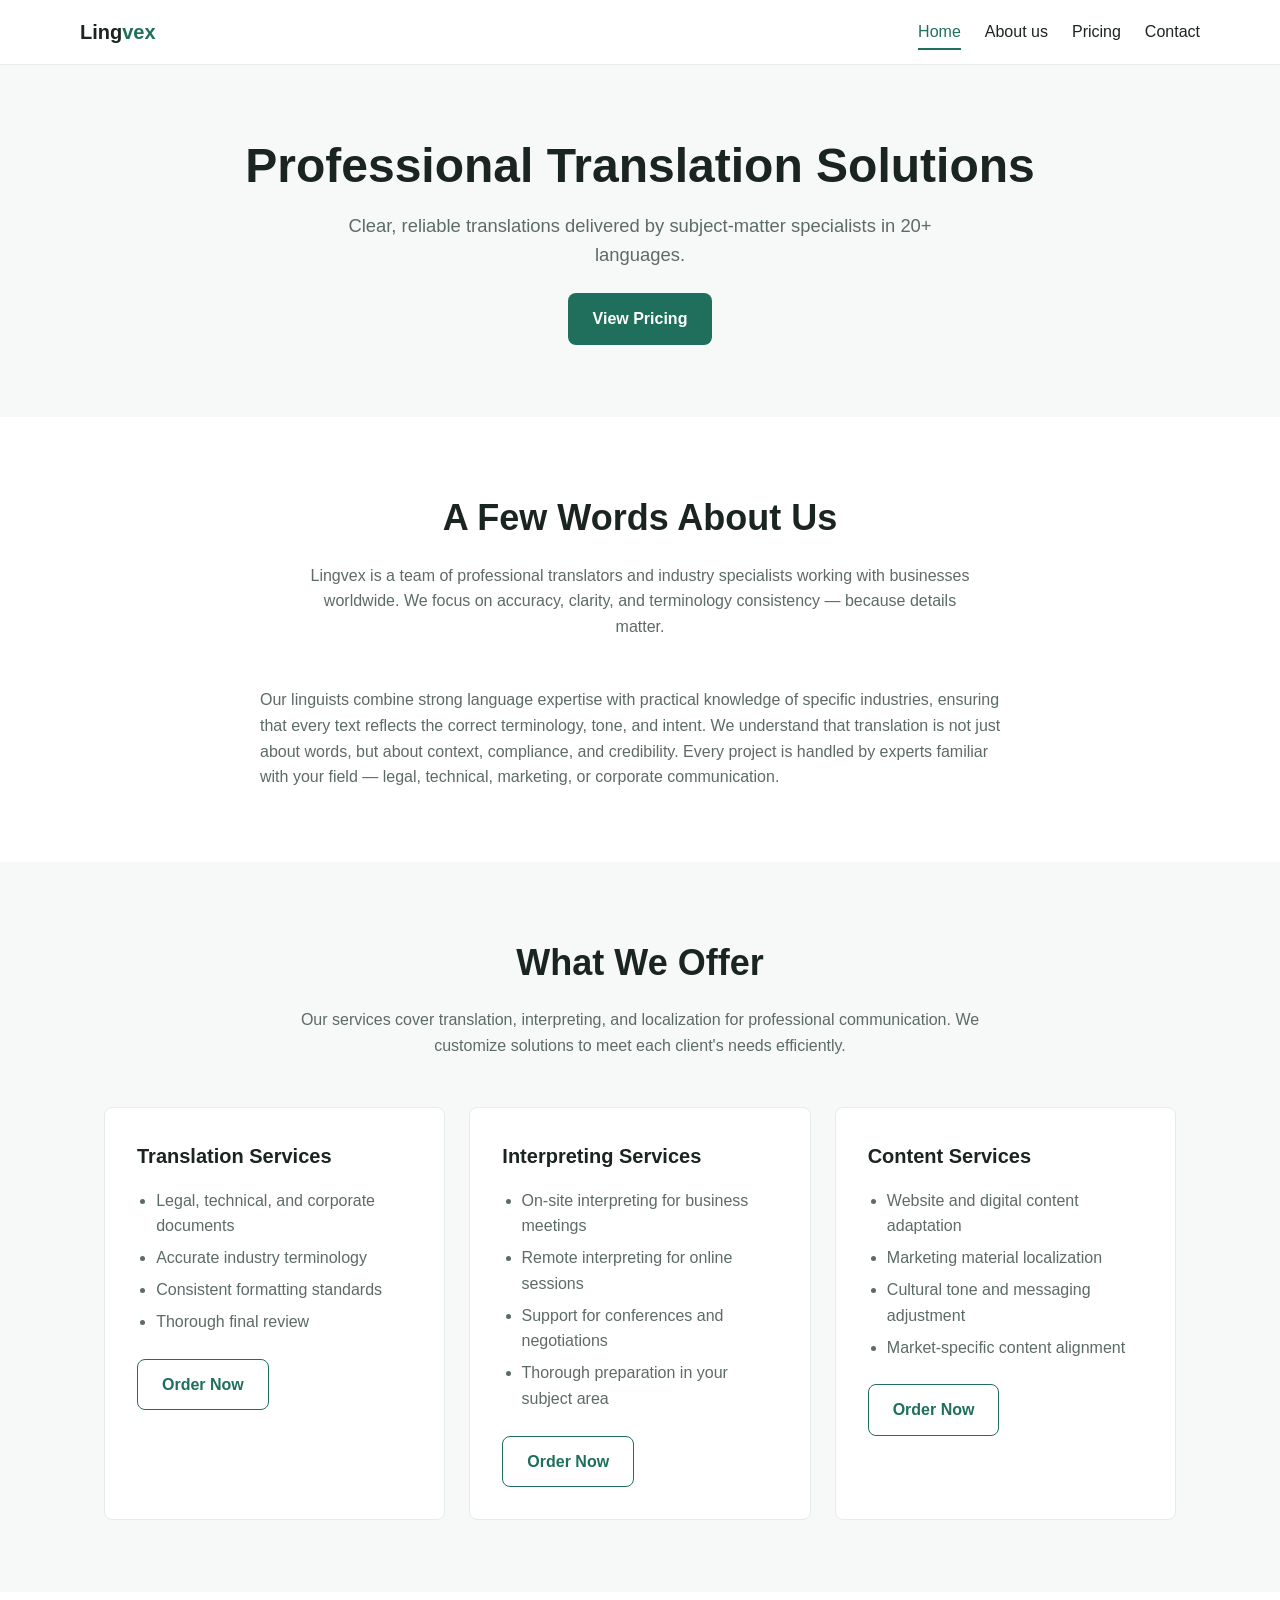
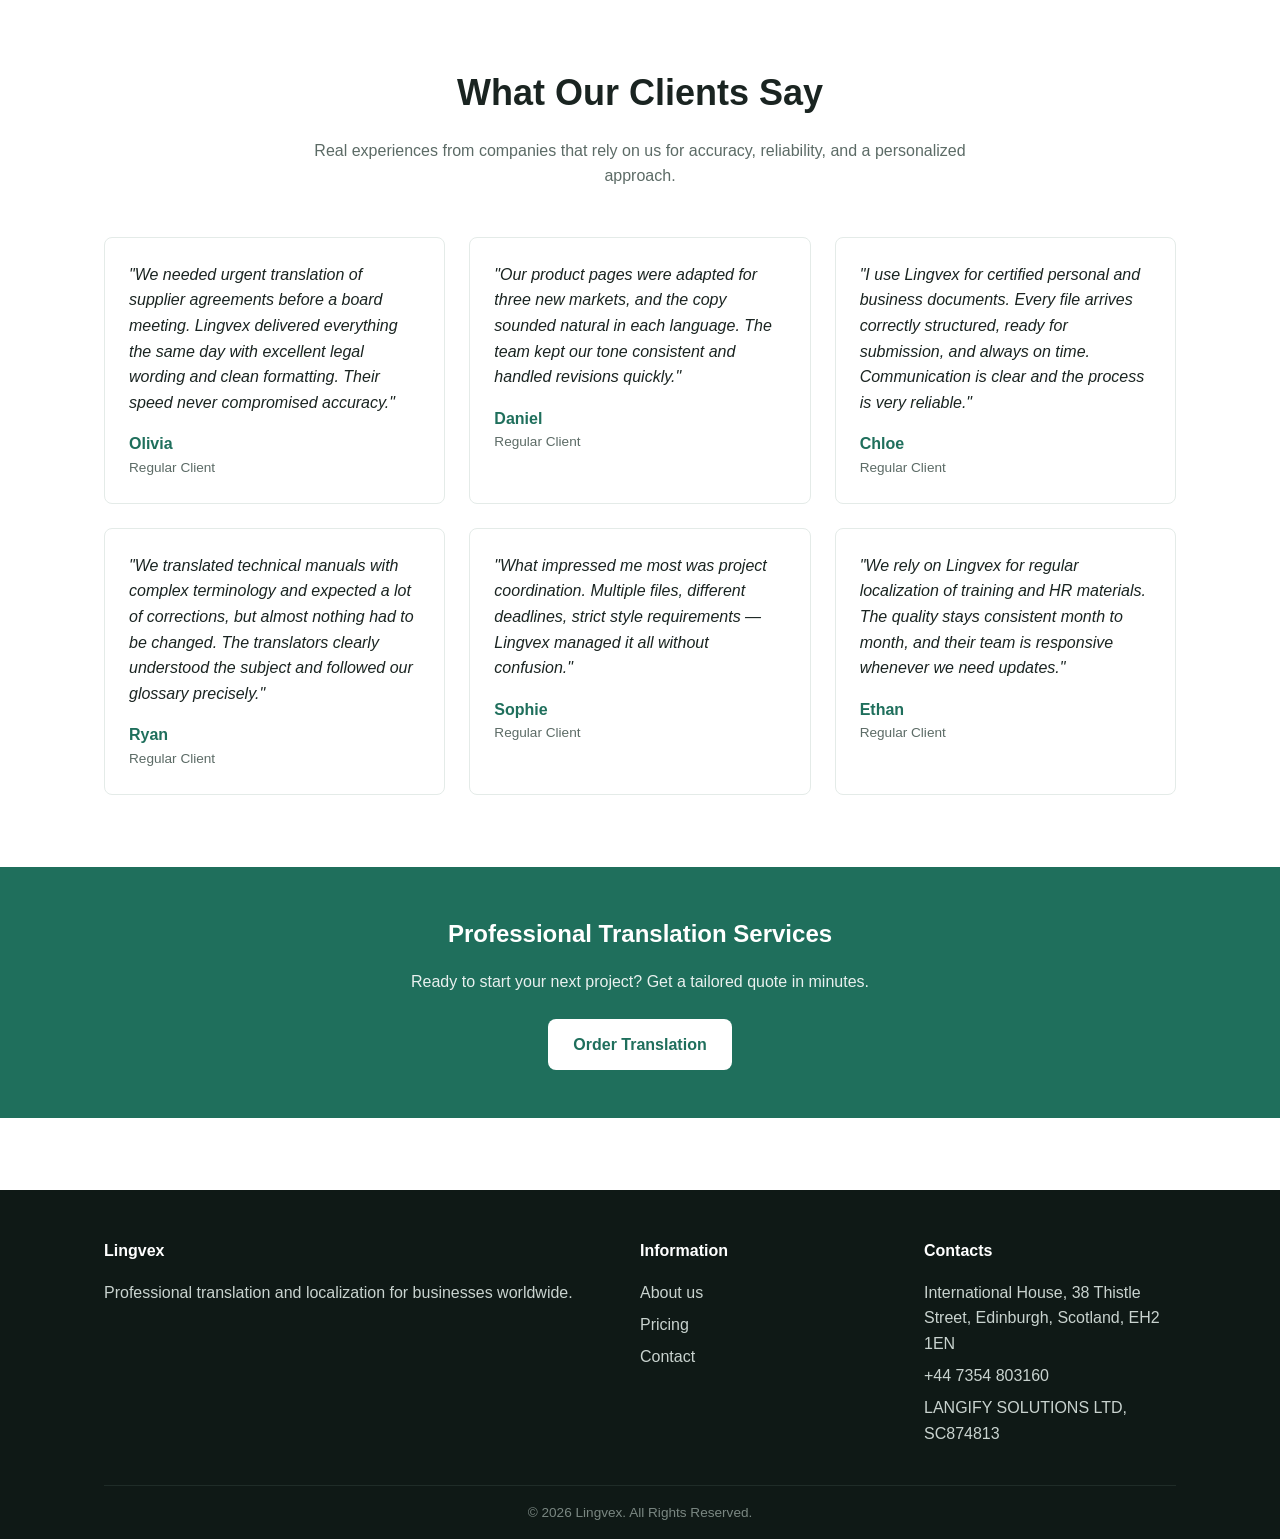
<file: index.html>
<!DOCTYPE html>
<html lang="en">
<head>
  <meta charset="UTF-8" />
  <meta name="viewport" content="width=device-width, initial-scale=1" />
  <title>Lingvex — Professional Translation Services in 20+ Languages</title>
  <meta name="description" content="Clear, reliable translations delivered by subject-matter specialists in 20+ languages." />
  <link rel="stylesheet" href="css/styles.css" />
</head>
<body>
  <header class="site-header">
    <div class="container nav">
      <a href="index.html" class="brand">Ling<span>vex</span></a>
      <nav>
        <ul class="nav-links">
          <li><a href="index.html" aria-current="page">Home</a></li>
          <li><a href="about-us.html">About us</a></li>
          <li><a href="pricing.html">Pricing</a></li>
          <li><a href="contact.html">Contact</a></li>
        </ul>
      </nav>
    </div>
  </header>

  <main>
    <section class="hero">
      <div class="container">
        <h1>Professional Translation Solutions</h1>
        <p>Clear, reliable translations delivered by subject-matter specialists in 20+ languages.</p>
        <a href="pricing.html" class="btn btn-primary">View Pricing</a>
      </div>
    </section>

    <section>
      <div class="container">
        <div class="section-header">
          <h2>A Few Words About Us</h2>
          <p>Lingvex is a team of professional translators and industry specialists working with businesses worldwide. We focus on accuracy, clarity, and terminology consistency — because details matter.</p>
        </div>
        <p style="max-width: 760px; margin: 0 auto; color: var(--color-muted);">
          Our linguists combine strong language expertise with practical knowledge of specific industries, ensuring that every text reflects the correct terminology, tone, and intent. We understand that translation is not just about words, but about context, compliance, and credibility. Every project is handled by experts familiar with your field — legal, technical, marketing, or corporate communication.
        </p>
      </div>
    </section>

    <section class="alt">
      <div class="container">
        <div class="section-header">
          <h2>What We Offer</h2>
          <p>Our services cover translation, interpreting, and localization for professional communication. We customize solutions to meet each client's needs efficiently.</p>
        </div>
        <div class="grid">
          <article class="card">
            <h3>Translation Services</h3>
            <ul>
              <li>Legal, technical, and corporate documents</li>
              <li>Accurate industry terminology</li>
              <li>Consistent formatting standards</li>
              <li>Thorough final review</li>
            </ul>
            <a href="contact.html" class="btn btn-secondary">Order Now</a>
          </article>
          <article class="card">
            <h3>Interpreting Services</h3>
            <ul>
              <li>On-site interpreting for business meetings</li>
              <li>Remote interpreting for online sessions</li>
              <li>Support for conferences and negotiations</li>
              <li>Thorough preparation in your subject area</li>
            </ul>
            <a href="contact.html" class="btn btn-secondary">Order Now</a>
          </article>
          <article class="card">
            <h3>Content Services</h3>
            <ul>
              <li>Website and digital content adaptation</li>
              <li>Marketing material localization</li>
              <li>Cultural tone and messaging adjustment</li>
              <li>Market-specific content alignment</li>
            </ul>
            <a href="contact.html" class="btn btn-secondary">Order Now</a>
          </article>
        </div>
      </div>
    </section>

    <section>
      <div class="container">
        <div class="section-header">
          <h2>What Our Clients Say</h2>
          <p>Real experiences from companies that rely on us for accuracy, reliability, and a personalized approach.</p>
        </div>
        <div class="grid">
          <div class="testimonial">
            <blockquote>"We needed urgent translation of supplier agreements before a board meeting. Lingvex delivered everything the same day with excellent legal wording and clean formatting. Their speed never compromised accuracy."</blockquote>
            <cite>Olivia<small>Regular Client</small></cite>
          </div>
          <div class="testimonial">
            <blockquote>"Our product pages were adapted for three new markets, and the copy sounded natural in each language. The team kept our tone consistent and handled revisions quickly."</blockquote>
            <cite>Daniel<small>Regular Client</small></cite>
          </div>
          <div class="testimonial">
            <blockquote>"I use Lingvex for certified personal and business documents. Every file arrives correctly structured, ready for submission, and always on time. Communication is clear and the process is very reliable."</blockquote>
            <cite>Chloe<small>Regular Client</small></cite>
          </div>
          <div class="testimonial">
            <blockquote>"We translated technical manuals with complex terminology and expected a lot of corrections, but almost nothing had to be changed. The translators clearly understood the subject and followed our glossary precisely."</blockquote>
            <cite>Ryan<small>Regular Client</small></cite>
          </div>
          <div class="testimonial">
            <blockquote>"What impressed me most was project coordination. Multiple files, different deadlines, strict style requirements — Lingvex managed it all without confusion."</blockquote>
            <cite>Sophie<small>Regular Client</small></cite>
          </div>
          <div class="testimonial">
            <blockquote>"We rely on Lingvex for regular localization of training and HR materials. The quality stays consistent month to month, and their team is responsive whenever we need updates."</blockquote>
            <cite>Ethan<small>Regular Client</small></cite>
          </div>
        </div>
      </div>
    </section>

    <section class="cta-strip">
      <div class="container">
        <h2>Professional Translation Services</h2>
        <p>Ready to start your next project? Get a tailored quote in minutes.</p>
        <a href="contact.html" class="btn btn-primary">Order Translation</a>
      </div>
    </section>
  </main>

  <footer class="site-footer">
    <div class="container">
      <div class="footer-grid">
        <div>
          <h4>Lingvex</h4>
          <p>Professional translation and localization for businesses worldwide.</p>
        </div>
        <div>
          <h4>Information</h4>
          <ul>
            <li><a href="about-us.html">About us</a></li>
            <li><a href="pricing.html">Pricing</a></li>
            <li><a href="contact.html">Contact</a></li>
          </ul>
        </div>
        <div>
          <h4>Contacts</h4>
          <ul>
            <li>International House, 38 Thistle Street, Edinburgh, Scotland, EH2 1EN</li>
            <li>+44 7354 803160</li>
            <li>LANGIFY SOLUTIONS LTD, SC874813</li>
          </ul>
        </div>
      </div>
      <div class="footer-bottom">© 2026 Lingvex. All Rights Reserved.</div>
    </div>
  </footer>
</body>
</html>
</file>
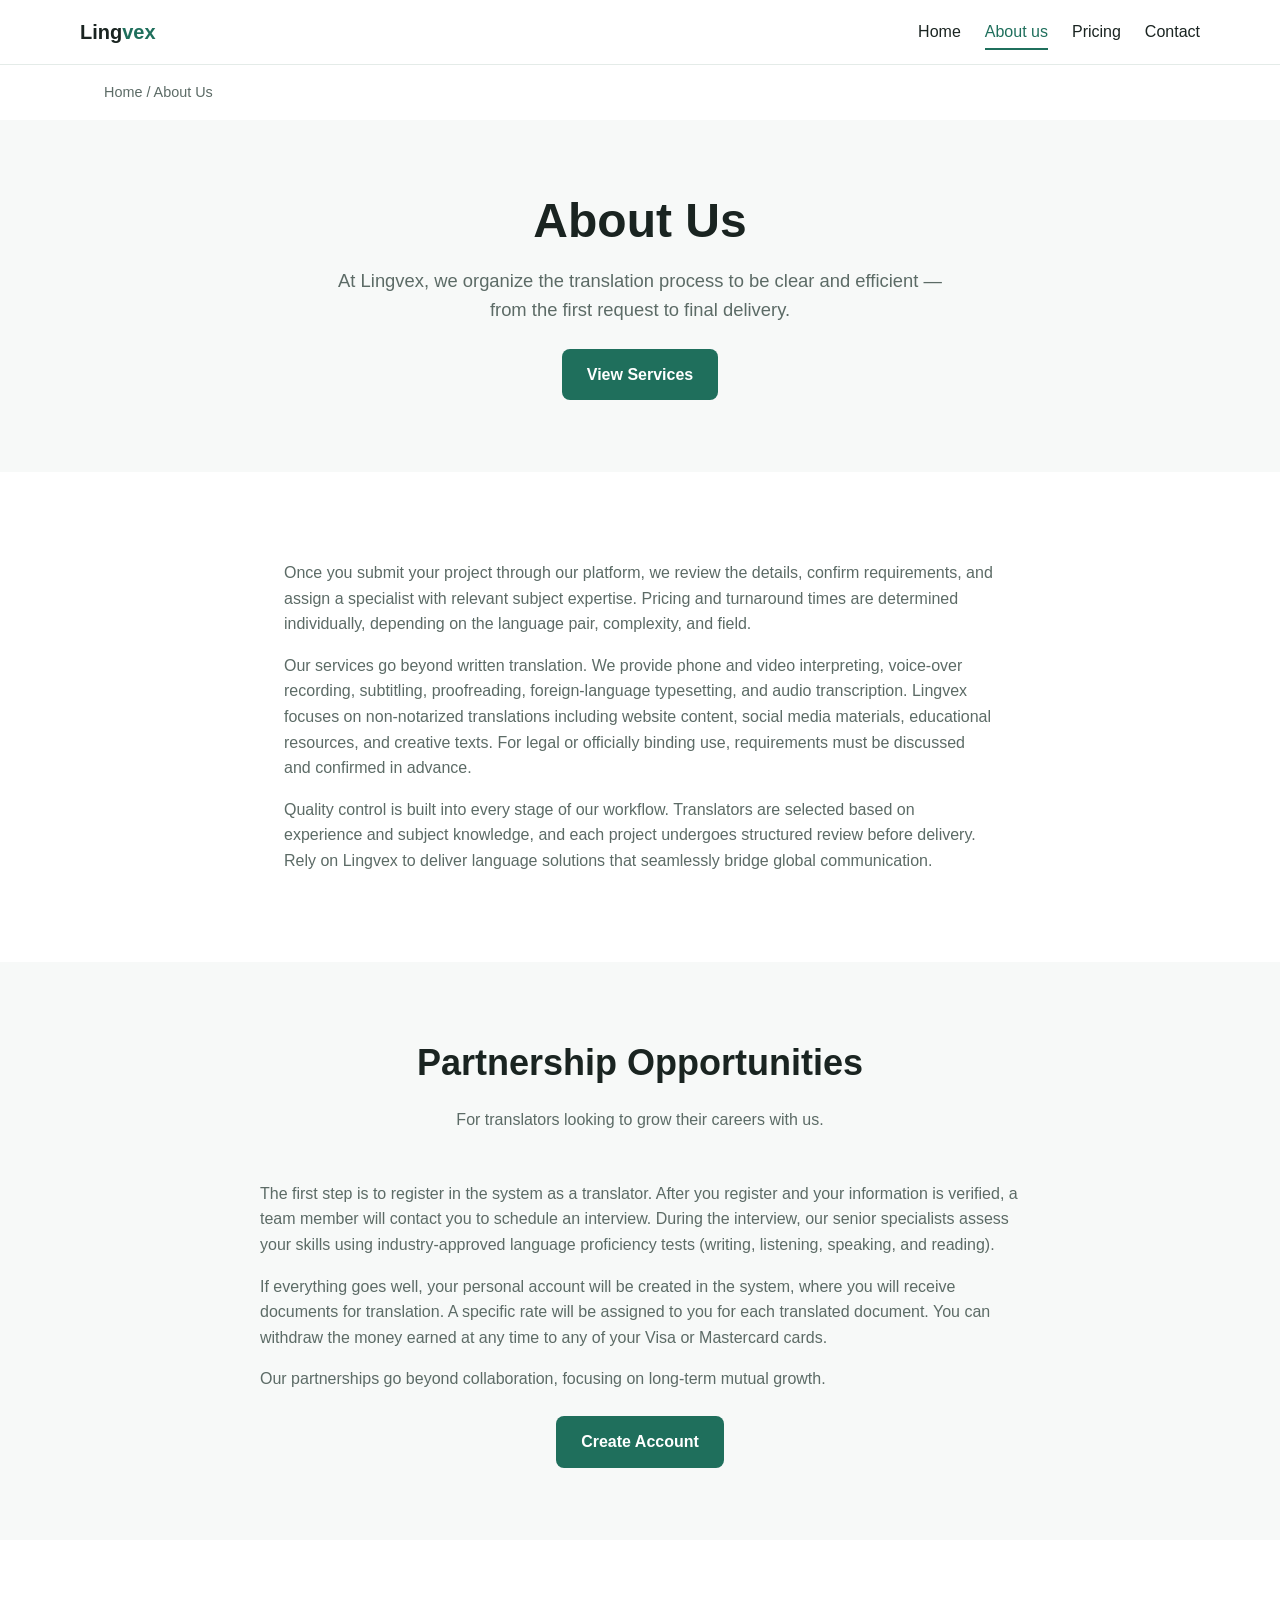
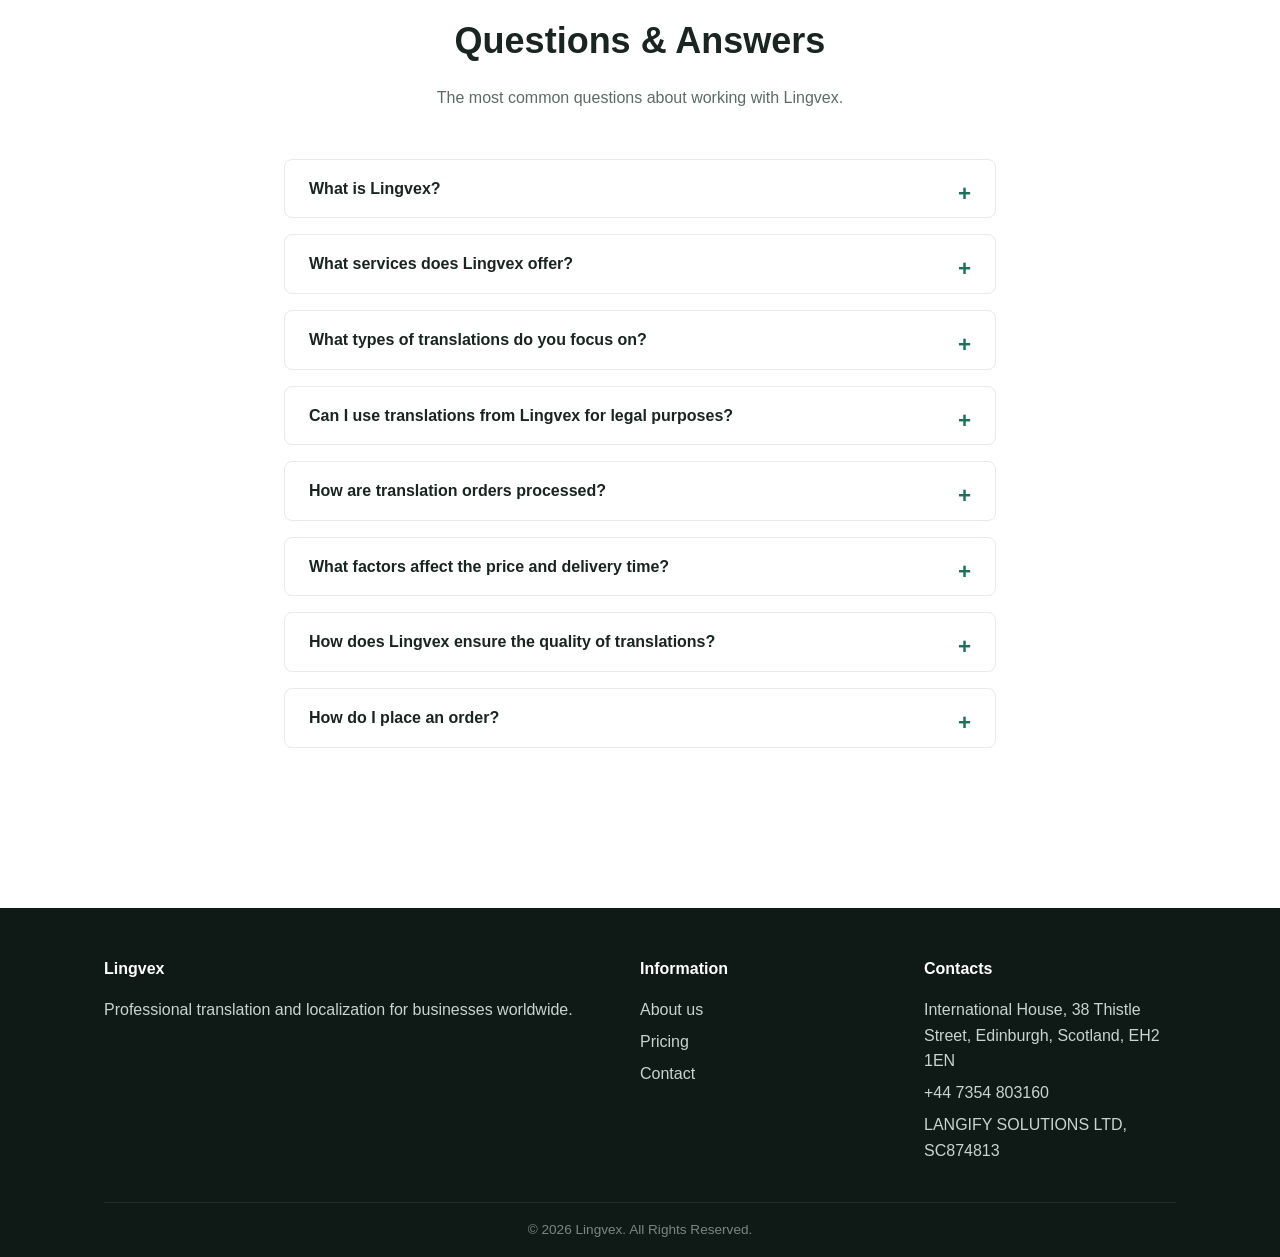
<file: about-us.html>
<!DOCTYPE html>
<html lang="en">
<head>
  <meta charset="UTF-8" />
  <meta name="viewport" content="width=device-width, initial-scale=1" />
  <title>About Us — Lingvex</title>
  <meta name="description" content="At Lingvex, we organize the translation process to be clear and efficient from first request to final delivery." />
  <link rel="stylesheet" href="css/styles.css" />
</head>
<body>
  <header class="site-header">
    <div class="container nav">
      <a href="index.html" class="brand">Ling<span>vex</span></a>
      <nav>
        <ul class="nav-links">
          <li><a href="index.html">Home</a></li>
          <li><a href="about-us.html" aria-current="page">About us</a></li>
          <li><a href="pricing.html">Pricing</a></li>
          <li><a href="contact.html">Contact</a></li>
        </ul>
      </nav>
    </div>
  </header>

  <div class="container">
    <nav class="breadcrumb"><a href="index.html">Home</a> / About Us</nav>
  </div>

  <main>
    <section class="hero">
      <div class="container">
        <h1>About Us</h1>
        <p>At Lingvex, we organize the translation process to be clear and efficient — from the first request to final delivery.</p>
        <a href="pricing.html" class="btn btn-primary">View Services</a>
      </div>
    </section>

    <section>
      <div class="container" style="max-width: 760px;">
        <p style="color: var(--color-muted);">
          Once you submit your project through our platform, we review the details, confirm requirements, and assign a specialist with relevant subject expertise. Pricing and turnaround times are determined individually, depending on the language pair, complexity, and field.
        </p>
        <p style="color: var(--color-muted);">
          Our services go beyond written translation. We provide phone and video interpreting, voice-over recording, subtitling, proofreading, foreign-language typesetting, and audio transcription. Lingvex focuses on non-notarized translations including website content, social media materials, educational resources, and creative texts. For legal or officially binding use, requirements must be discussed and confirmed in advance.
        </p>
        <p style="color: var(--color-muted);">
          Quality control is built into every stage of our workflow. Translators are selected based on experience and subject knowledge, and each project undergoes structured review before delivery. Rely on Lingvex to deliver language solutions that seamlessly bridge global communication.
        </p>
      </div>
    </section>

    <section class="alt">
      <div class="container">
        <div class="section-header">
          <h2>Partnership Opportunities</h2>
          <p>For translators looking to grow their careers with us.</p>
        </div>
        <div style="max-width: 760px; margin: 0 auto;">
          <p style="color: var(--color-muted);">
            The first step is to register in the system as a translator. After you register and your information is verified, a team member will contact you to schedule an interview. During the interview, our senior specialists assess your skills using industry-approved language proficiency tests (writing, listening, speaking, and reading).
          </p>
          <p style="color: var(--color-muted);">
            If everything goes well, your personal account will be created in the system, where you will receive documents for translation. A specific rate will be assigned to you for each translated document. You can withdraw the money earned at any time to any of your Visa or Mastercard cards.
          </p>
          <p style="color: var(--color-muted);">
            Our partnerships go beyond collaboration, focusing on long-term mutual growth.
          </p>
          <div style="text-align: center; margin-top: var(--space-3);">
            <a href="contact.html" class="btn btn-primary">Create Account</a>
          </div>
        </div>
      </div>
    </section>

    <section class="faq">
      <div class="container" style="max-width: 760px;">
        <div class="section-header">
          <h2>Questions &amp; Answers</h2>
          <p>The most common questions about working with Lingvex.</p>
        </div>
        <details>
          <summary>What is Lingvex?</summary>
          <p>Lingvex is a professional translation company offering written translation, interpreting, and localization services across 20+ languages, supported by industry-specialist linguists and a structured quality-review process.</p>
        </details>
        <details>
          <summary>What services does Lingvex offer?</summary>
          <p>Written translation, phone and video interpreting, voice-over recording, subtitling, proofreading, foreign-language typesetting, and audio transcription. We work across legal, technical, marketing, and corporate domains.</p>
        </details>
        <details>
          <summary>What types of translations do you focus on?</summary>
          <p>Lingvex focuses on non-notarized translations — website content, social media materials, educational resources, creative texts, and business documents. Officially binding translations are handled on a case-by-case basis.</p>
        </details>
        <details>
          <summary>Can I use translations from Lingvex for legal purposes?</summary>
          <p>For legal or officially binding use, requirements must be discussed and confirmed in advance. Contact our team before placing the order so we can match you with the appropriate specialist.</p>
        </details>
        <details>
          <summary>How are translation orders processed?</summary>
          <p>You submit the project through our platform. We review the details, confirm requirements, and assign a specialist with relevant subject expertise. The translated document is reviewed before delivery.</p>
        </details>
        <details>
          <summary>What factors affect the price and delivery time?</summary>
          <p>Word count, language pair, subject complexity, and your selected service level (Economy, Professional, or Premium). Additional services like proofreading or formatting can also influence the total.</p>
        </details>
        <details>
          <summary>How does Lingvex ensure the quality of translations?</summary>
          <p>Translators are selected based on experience and subject knowledge, glossaries are followed where provided, and every project passes through structured review by a specialized reviser before delivery.</p>
        </details>
        <details>
          <summary>How do I place an order?</summary>
          <p>Use the contact page or pricing page to request a quote. Once we confirm the scope, you'll receive a final price and turnaround estimate before work begins.</p>
        </details>
      </div>
    </section>
  </main>

  <footer class="site-footer">
    <div class="container">
      <div class="footer-grid">
        <div>
          <h4>Lingvex</h4>
          <p>Professional translation and localization for businesses worldwide.</p>
        </div>
        <div>
          <h4>Information</h4>
          <ul>
            <li><a href="about-us.html">About us</a></li>
            <li><a href="pricing.html">Pricing</a></li>
            <li><a href="contact.html">Contact</a></li>
          </ul>
        </div>
        <div>
          <h4>Contacts</h4>
          <ul>
            <li>International House, 38 Thistle Street, Edinburgh, Scotland, EH2 1EN</li>
            <li>+44 7354 803160</li>
            <li>LANGIFY SOLUTIONS LTD, SC874813</li>
          </ul>
        </div>
      </div>
      <div class="footer-bottom">© 2026 Lingvex. All Rights Reserved.</div>
    </div>
  </footer>
</body>
</html>
</file>
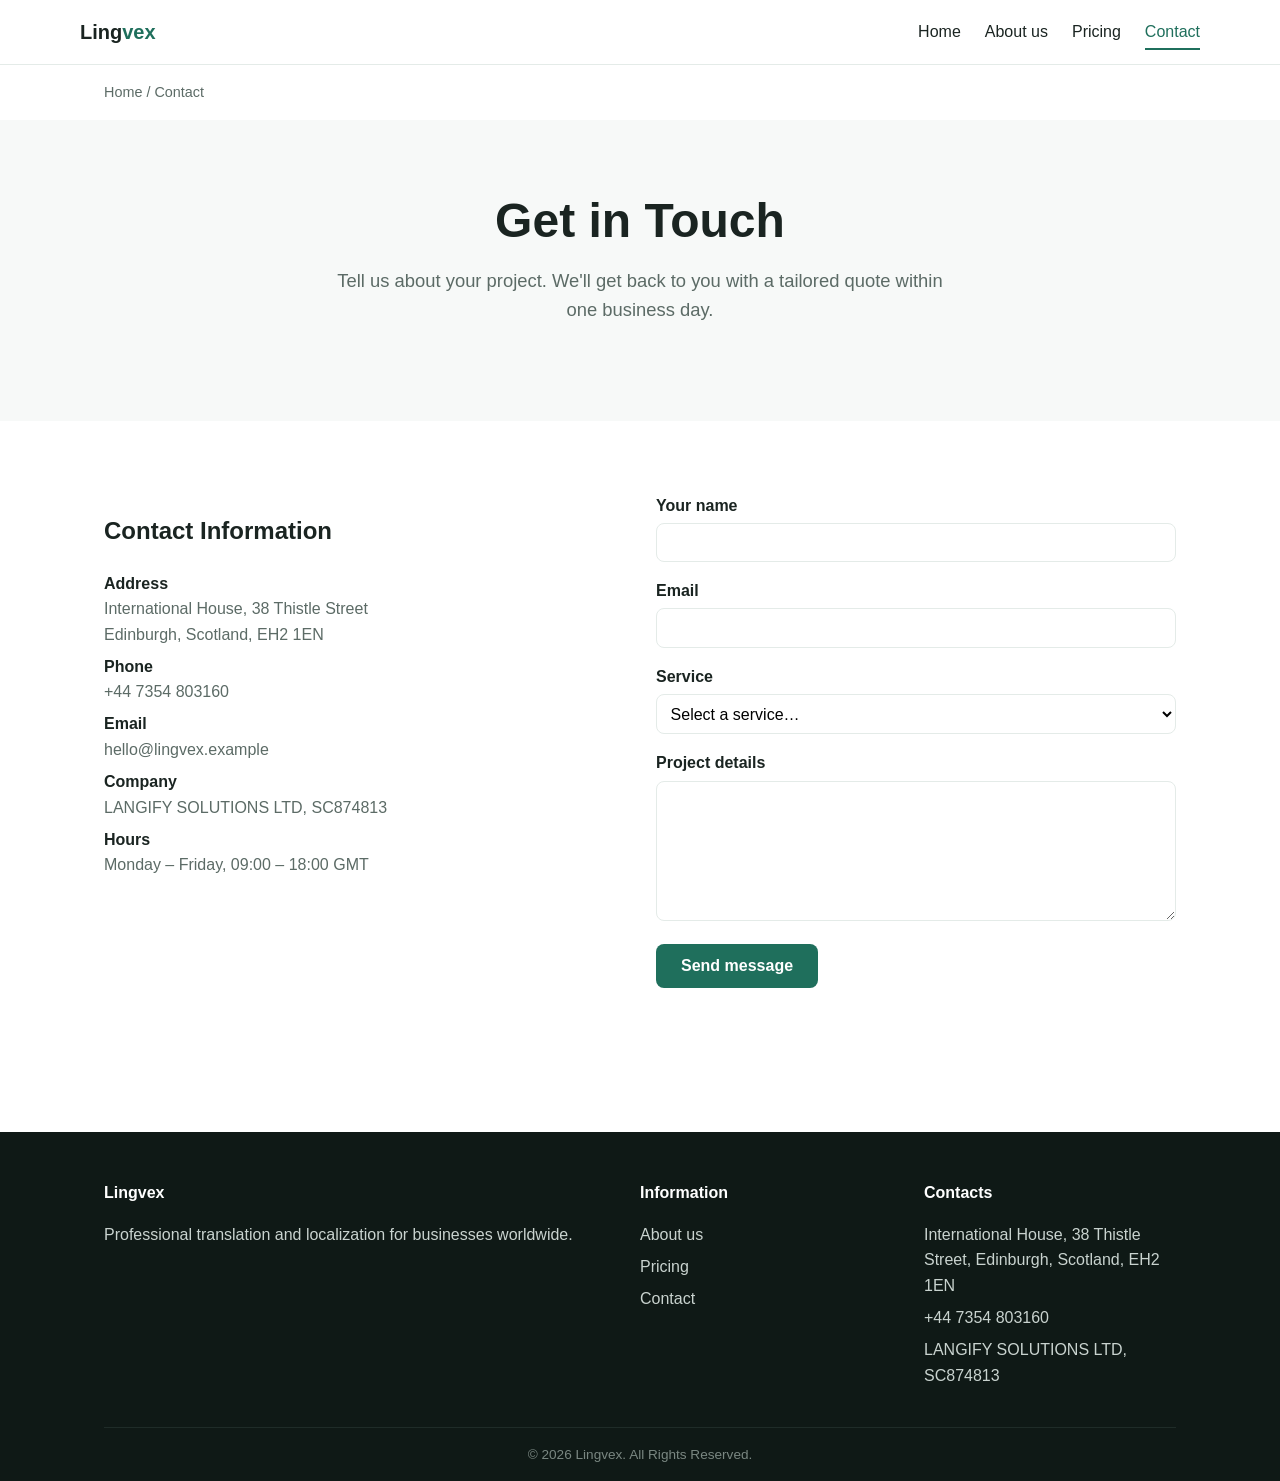
<file: contact.html>
<!DOCTYPE html>
<html lang="en">
<head>
  <meta charset="UTF-8" />
  <meta name="viewport" content="width=device-width, initial-scale=1" />
  <title>Contact — Lingvex</title>
  <meta name="description" content="Get in touch with Lingvex — request a quote, ask a question, or start a new project." />
  <link rel="stylesheet" href="css/styles.css" />
</head>
<body>
  <header class="site-header">
    <div class="container nav">
      <a href="index.html" class="brand">Ling<span>vex</span></a>
      <nav>
        <ul class="nav-links">
          <li><a href="index.html">Home</a></li>
          <li><a href="about-us.html">About us</a></li>
          <li><a href="pricing.html">Pricing</a></li>
          <li><a href="contact.html" aria-current="page">Contact</a></li>
        </ul>
      </nav>
    </div>
  </header>

  <div class="container">
    <nav class="breadcrumb"><a href="index.html">Home</a> / Contact</nav>
  </div>

  <main>
    <section class="hero">
      <div class="container">
        <h1>Get in Touch</h1>
        <p>Tell us about your project. We'll get back to you with a tailored quote within one business day.</p>
      </div>
    </section>

    <section>
      <div class="container">
        <div class="contact-grid">
          <div class="contact-info">
            <h2>Contact Information</h2>
            <p><strong>Address</strong><br />International House, 38 Thistle Street<br />Edinburgh, Scotland, EH2 1EN</p>
            <p><strong>Phone</strong><br />+44 7354 803160</p>
            <p><strong>Email</strong><br />hello@lingvex.example</p>
            <p><strong>Company</strong><br />LANGIFY SOLUTIONS LTD, SC874813</p>
            <p><strong>Hours</strong><br />Monday – Friday, 09:00 – 18:00 GMT</p>
          </div>

          <form aria-label="Contact form" onsubmit="event.preventDefault(); this.querySelector('.form-status').hidden = false;">
            <div class="field">
              <label for="name">Your name</label>
              <input id="name" name="name" type="text" required autocomplete="name" />
            </div>
            <div class="field">
              <label for="email">Email</label>
              <input id="email" name="email" type="email" required autocomplete="email" />
            </div>
            <div class="field">
              <label for="service">Service</label>
              <select id="service" name="service" required>
                <option value="">Select a service…</option>
                <option>Translation</option>
                <option>Interpreting</option>
                <option>Localization</option>
                <option>Other</option>
              </select>
            </div>
            <div class="field">
              <label for="message">Project details</label>
              <textarea id="message" name="message" required></textarea>
            </div>
            <button type="submit" class="btn btn-primary">Send message</button>
            <p class="form-status" hidden style="margin-top: var(--space-2); color: var(--color-primary);">Thanks — we'll be in touch shortly.</p>
          </form>
        </div>
      </div>
    </section>
  </main>

  <footer class="site-footer">
    <div class="container">
      <div class="footer-grid">
        <div>
          <h4>Lingvex</h4>
          <p>Professional translation and localization for businesses worldwide.</p>
        </div>
        <div>
          <h4>Information</h4>
          <ul>
            <li><a href="about-us.html">About us</a></li>
            <li><a href="pricing.html">Pricing</a></li>
            <li><a href="contact.html">Contact</a></li>
          </ul>
        </div>
        <div>
          <h4>Contacts</h4>
          <ul>
            <li>International House, 38 Thistle Street, Edinburgh, Scotland, EH2 1EN</li>
            <li>+44 7354 803160</li>
            <li>LANGIFY SOLUTIONS LTD, SC874813</li>
          </ul>
        </div>
      </div>
      <div class="footer-bottom">© 2026 Lingvex. All Rights Reserved.</div>
    </div>
  </footer>
</body>
</html>
</file>
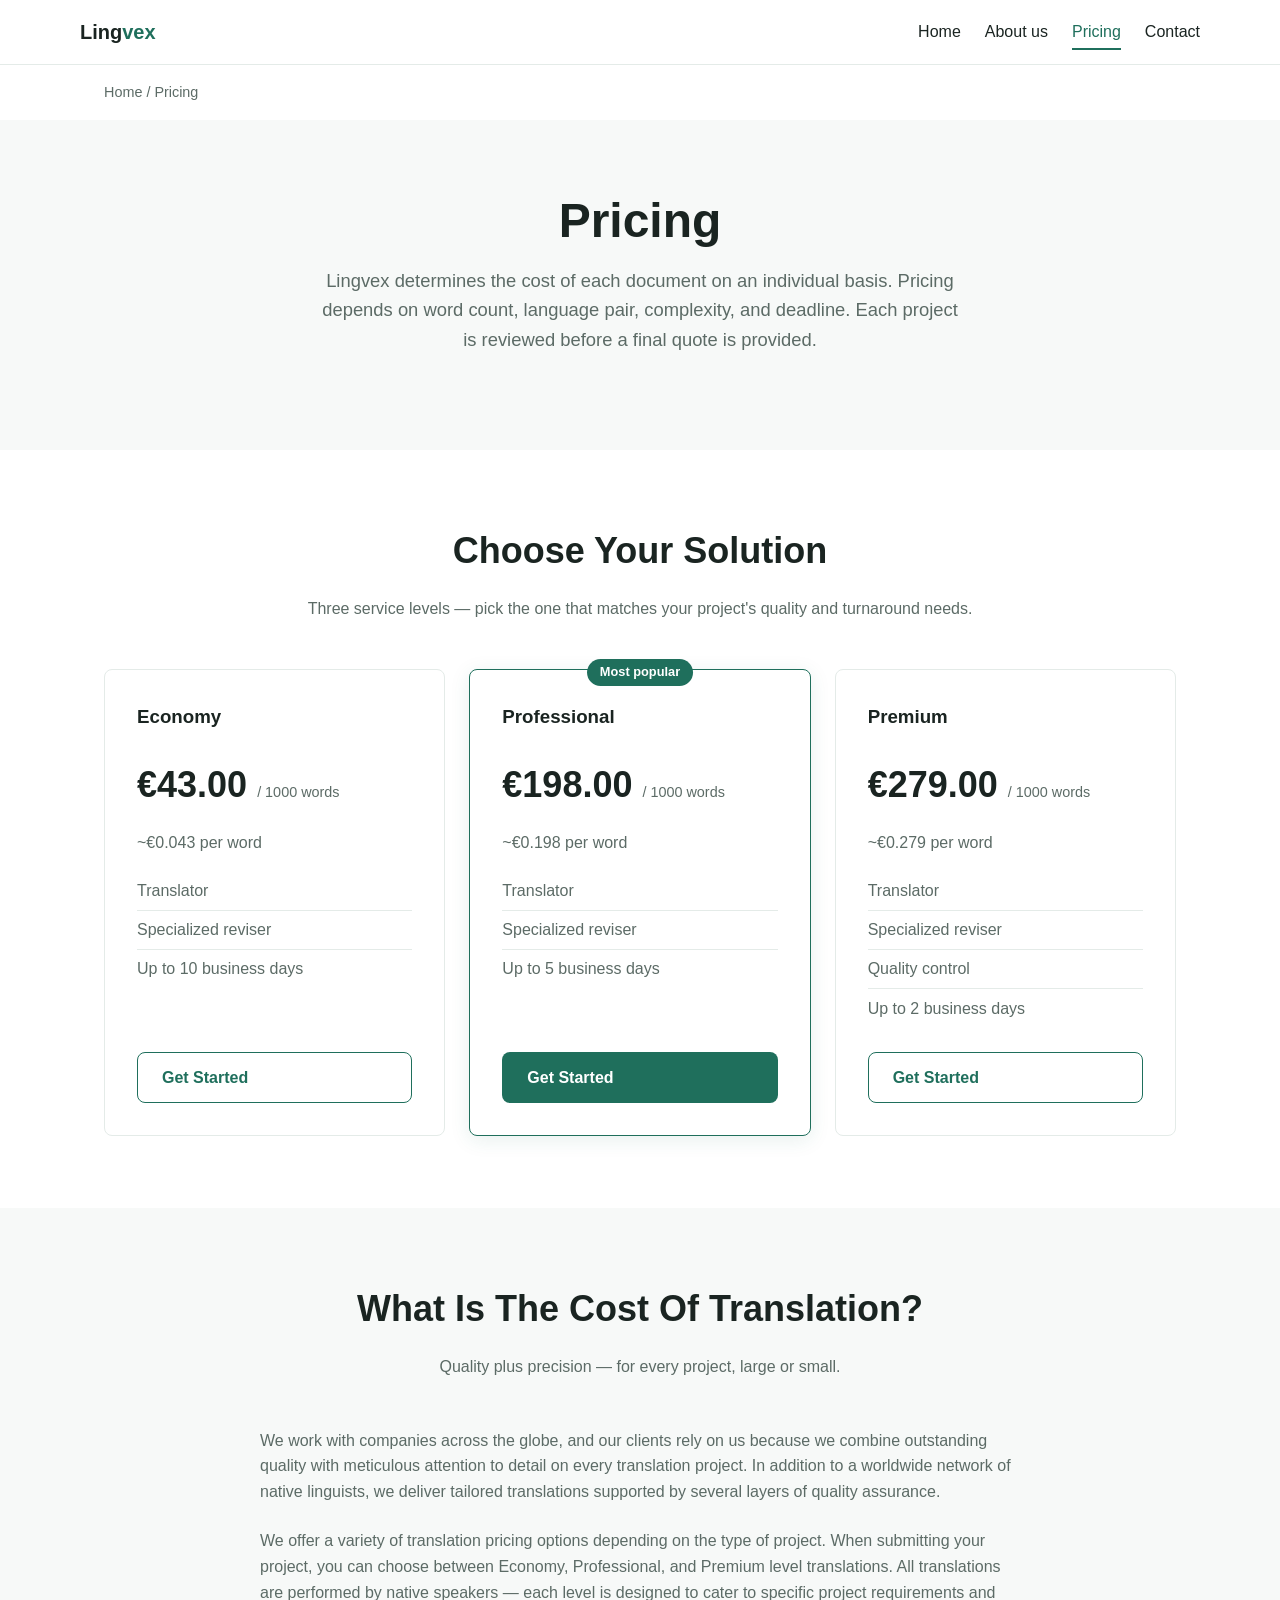
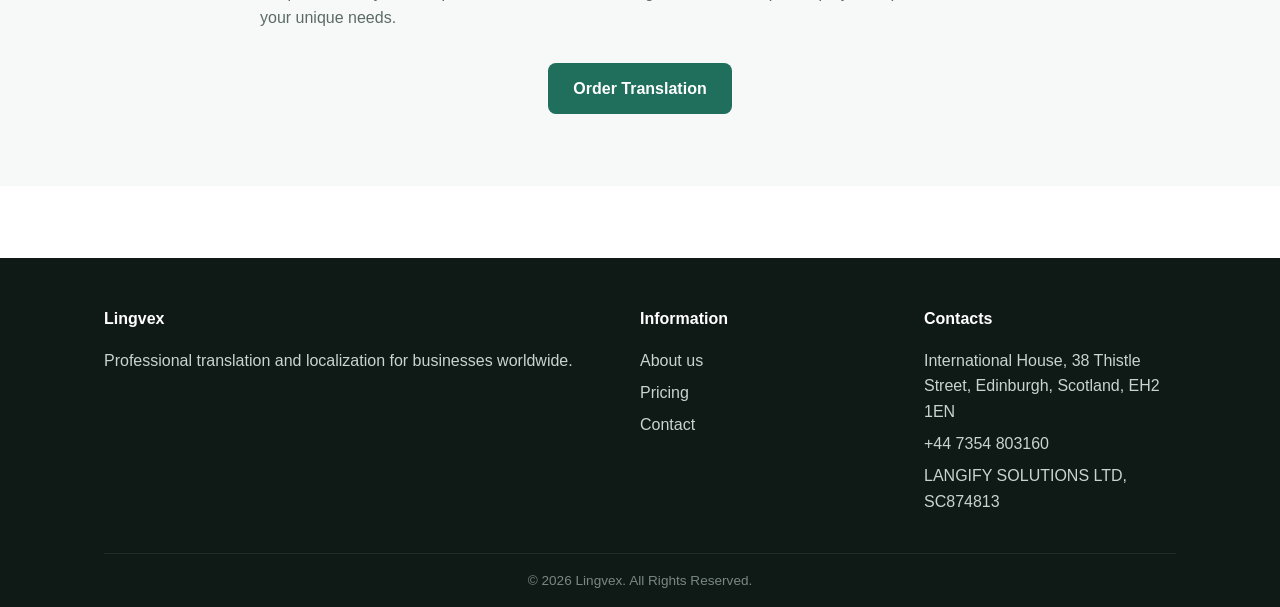
<file: pricing.html>
<!DOCTYPE html>
<html lang="en">
<head>
  <meta charset="UTF-8" />
  <meta name="viewport" content="width=device-width, initial-scale=1" />
  <title>Pricing — Lingvex</title>
  <meta name="description" content="Translation plans and per-word rates. Choose Economy, Professional, or Premium." />
  <link rel="stylesheet" href="css/styles.css" />
</head>
<body>
  <header class="site-header">
    <div class="container nav">
      <a href="index.html" class="brand">Ling<span>vex</span></a>
      <nav>
        <ul class="nav-links">
          <li><a href="index.html">Home</a></li>
          <li><a href="about-us.html">About us</a></li>
          <li><a href="pricing.html" aria-current="page">Pricing</a></li>
          <li><a href="contact.html">Contact</a></li>
        </ul>
      </nav>
    </div>
  </header>

  <div class="container">
    <nav class="breadcrumb"><a href="index.html">Home</a> / Pricing</nav>
  </div>

  <main>
    <section class="hero">
      <div class="container">
        <h1>Pricing</h1>
        <p>Lingvex determines the cost of each document on an individual basis. Pricing depends on word count, language pair, complexity, and deadline. Each project is reviewed before a final quote is provided.</p>
      </div>
    </section>

    <section>
      <div class="container">
        <div class="section-header">
          <h2>Choose Your Solution</h2>
          <p>Three service levels — pick the one that matches your project's quality and turnaround needs.</p>
        </div>
        <div class="pricing-grid">
          <article class="plan">
            <h3>Economy</h3>
            <div class="price">€43.00 <small>/ 1000 words</small></div>
            <p style="color: var(--color-muted); margin: 0 0 var(--space-2);">~€0.043 per word</p>
            <ul>
              <li>Translator</li>
              <li>Specialized reviser</li>
              <li>Up to 10 business days</li>
            </ul>
            <a href="contact.html" class="btn btn-secondary">Get Started</a>
          </article>

          <article class="plan featured">
            <h3>Professional</h3>
            <div class="price">€198.00 <small>/ 1000 words</small></div>
            <p style="color: var(--color-muted); margin: 0 0 var(--space-2);">~€0.198 per word</p>
            <ul>
              <li>Translator</li>
              <li>Specialized reviser</li>
              <li>Up to 5 business days</li>
            </ul>
            <a href="contact.html" class="btn btn-primary">Get Started</a>
          </article>

          <article class="plan">
            <h3>Premium</h3>
            <div class="price">€279.00 <small>/ 1000 words</small></div>
            <p style="color: var(--color-muted); margin: 0 0 var(--space-2);">~€0.279 per word</p>
            <ul>
              <li>Translator</li>
              <li>Specialized reviser</li>
              <li>Quality control</li>
              <li>Up to 2 business days</li>
            </ul>
            <a href="contact.html" class="btn btn-secondary">Get Started</a>
          </article>
        </div>
      </div>
    </section>

    <section class="alt">
      <div class="container">
        <div class="section-header">
          <h2>What Is The Cost Of Translation?</h2>
          <p>Quality plus precision — for every project, large or small.</p>
        </div>
        <p style="max-width: 760px; margin: 0 auto var(--space-3); color: var(--color-muted);">
          We work with companies across the globe, and our clients rely on us because we combine outstanding quality with meticulous attention to detail on every translation project. In addition to a worldwide network of native linguists, we deliver tailored translations supported by several layers of quality assurance.
        </p>
        <p style="max-width: 760px; margin: 0 auto var(--space-4); color: var(--color-muted);">
          We offer a variety of translation pricing options depending on the type of project. When submitting your project, you can choose between Economy, Professional, and Premium level translations. All translations are performed by native speakers — each level is designed to cater to specific project requirements and your unique needs.
        </p>
        <div style="text-align: center;">
          <a href="contact.html" class="btn btn-primary">Order Translation</a>
        </div>
      </div>
    </section>
  </main>

  <footer class="site-footer">
    <div class="container">
      <div class="footer-grid">
        <div>
          <h4>Lingvex</h4>
          <p>Professional translation and localization for businesses worldwide.</p>
        </div>
        <div>
          <h4>Information</h4>
          <ul>
            <li><a href="about-us.html">About us</a></li>
            <li><a href="pricing.html">Pricing</a></li>
            <li><a href="contact.html">Contact</a></li>
          </ul>
        </div>
        <div>
          <h4>Contacts</h4>
          <ul>
            <li>International House, 38 Thistle Street, Edinburgh, Scotland, EH2 1EN</li>
            <li>+44 7354 803160</li>
            <li>LANGIFY SOLUTIONS LTD, SC874813</li>
          </ul>
        </div>
      </div>
      <div class="footer-bottom">© 2026 Lingvex. All Rights Reserved.</div>
    </div>
  </footer>
</body>
</html>
</file>
<file: css/styles.css>
:root {
  --color-bg: #ffffff;
  --color-surface: #f7f9f8;
  --color-text: #1a2421;
  --color-muted: #5c6b66;
  --color-border: #e4ebe8;
  --color-primary: #1f6f5c;
  --color-primary-hover: #185444;
  --color-accent: #ffd166;
  --radius: 8px;
  --max-width: 1120px;
  --space-1: 0.5rem;
  --space-2: 1rem;
  --space-3: 1.5rem;
  --space-4: 2rem;
  --space-5: 3rem;
  --space-6: 4.5rem;
  --font: -apple-system, BlinkMacSystemFont, "Segoe UI", Roboto, Oxygen, Ubuntu, Cantarell, "Helvetica Neue", sans-serif;
}

* { box-sizing: border-box; }

html { scroll-behavior: smooth; }

body {
  margin: 0;
  font-family: var(--font);
  color: var(--color-text);
  background: var(--color-bg);
  line-height: 1.6;
  -webkit-font-smoothing: antialiased;
}

a { color: var(--color-primary); text-decoration: none; }
a:hover { text-decoration: underline; }

img { max-width: 100%; height: auto; display: block; }

.container {
  max-width: var(--max-width);
  margin: 0 auto;
  padding: 0 var(--space-3);
}

/* ---------- Header / nav ---------- */
.site-header {
  border-bottom: 1px solid var(--color-border);
  background: var(--color-bg);
  position: sticky;
  top: 0;
  z-index: 10;
}

.nav {
  display: flex;
  align-items: center;
  justify-content: space-between;
  padding: var(--space-2) 0;
}

.brand {
  font-weight: 700;
  font-size: 1.25rem;
  color: var(--color-text);
}
.brand:hover { text-decoration: none; }
.brand span { color: var(--color-primary); }

.nav-links {
  display: flex;
  gap: var(--space-3);
  list-style: none;
  margin: 0;
  padding: 0;
}

.nav-links a {
  color: var(--color-text);
  font-weight: 500;
  padding: var(--space-1) 0;
  border-bottom: 2px solid transparent;
}
.nav-links a:hover { text-decoration: none; border-bottom-color: var(--color-primary); }
.nav-links a[aria-current="page"] { border-bottom-color: var(--color-primary); color: var(--color-primary); }

/* ---------- Buttons ---------- */
.btn {
  display: inline-block;
  padding: 0.75rem 1.5rem;
  border-radius: var(--radius);
  font-weight: 600;
  border: 1px solid transparent;
  cursor: pointer;
  font-size: 1rem;
  font-family: inherit;
  transition: background 0.15s, border-color 0.15s, color 0.15s;
}
.btn-primary {
  background: var(--color-primary);
  color: #fff;
}
.btn-primary:hover { background: var(--color-primary-hover); text-decoration: none; }
.btn-secondary {
  background: transparent;
  color: var(--color-primary);
  border-color: var(--color-primary);
}
.btn-secondary:hover { background: var(--color-primary); color: #fff; text-decoration: none; }

/* ---------- Hero ---------- */
.hero {
  background: var(--color-surface);
  padding: var(--space-6) 0;
  text-align: center;
}
.hero h1 {
  font-size: clamp(2rem, 4vw, 3rem);
  margin: 0 0 var(--space-2);
  line-height: 1.2;
}
.hero p {
  font-size: 1.15rem;
  color: var(--color-muted);
  max-width: 640px;
  margin: 0 auto var(--space-3);
}

/* ---------- Sections ---------- */
section { padding: var(--space-6) 0; }
section.alt { background: var(--color-surface); }
.section-header {
  text-align: center;
  margin-bottom: var(--space-5);
}
.section-header h2 {
  font-size: clamp(1.5rem, 3vw, 2.25rem);
  margin: 0 0 var(--space-2);
}
.section-header p {
  color: var(--color-muted);
  max-width: 680px;
  margin: 0 auto;
}

/* ---------- Card grid ---------- */
.grid {
  display: grid;
  gap: var(--space-3);
  grid-template-columns: repeat(auto-fit, minmax(280px, 1fr));
}
.card {
  background: var(--color-bg);
  border: 1px solid var(--color-border);
  border-radius: var(--radius);
  padding: var(--space-4);
}
.card h3 {
  margin: 0 0 var(--space-2);
  font-size: 1.25rem;
}
.card ul {
  padding-left: 1.2rem;
  color: var(--color-muted);
  margin: 0 0 var(--space-3);
}
.card ul li { margin-bottom: 0.4rem; }

/* ---------- Pricing ---------- */
.pricing-grid {
  display: grid;
  gap: var(--space-3);
  grid-template-columns: repeat(auto-fit, minmax(260px, 1fr));
}
.plan {
  background: var(--color-bg);
  border: 1px solid var(--color-border);
  border-radius: var(--radius);
  padding: var(--space-4);
  display: flex;
  flex-direction: column;
}
.plan.featured {
  border-color: var(--color-primary);
  box-shadow: 0 4px 20px rgba(31, 111, 92, 0.1);
  position: relative;
}
.plan.featured::before {
  content: "Most popular";
  position: absolute;
  top: -0.7rem;
  left: 50%;
  transform: translateX(-50%);
  background: var(--color-primary);
  color: #fff;
  padding: 0.2rem 0.8rem;
  border-radius: 999px;
  font-size: 0.8rem;
  font-weight: 600;
}
.plan h3 { margin: 0 0 var(--space-1); }
.plan .price {
  font-size: 2.25rem;
  font-weight: 700;
  margin: var(--space-2) 0;
}
.plan .price small {
  font-size: 0.9rem;
  font-weight: 400;
  color: var(--color-muted);
}
.plan ul {
  list-style: none;
  padding: 0;
  margin: 0 0 var(--space-3);
  flex: 1;
}
.plan ul li {
  padding: 0.4rem 0;
  border-bottom: 1px solid var(--color-border);
  color: var(--color-muted);
}
.plan ul li:last-child { border-bottom: none; }

/* ---------- Testimonials ---------- */
.testimonial {
  background: var(--color-bg);
  border: 1px solid var(--color-border);
  border-radius: var(--radius);
  padding: var(--space-3);
}
.testimonial blockquote {
  margin: 0 0 var(--space-2);
  color: var(--color-text);
  font-style: italic;
}
.testimonial cite {
  font-weight: 600;
  font-style: normal;
  color: var(--color-primary);
}
.testimonial cite small {
  display: block;
  font-weight: 400;
  color: var(--color-muted);
  font-size: 0.85rem;
}

/* ---------- FAQ ---------- */
.faq details {
  border: 1px solid var(--color-border);
  border-radius: var(--radius);
  padding: var(--space-2) var(--space-3);
  margin-bottom: var(--space-2);
  background: var(--color-bg);
}
.faq details[open] { border-color: var(--color-primary); }
.faq summary {
  cursor: pointer;
  font-weight: 600;
  list-style: none;
}
.faq summary::-webkit-details-marker { display: none; }
.faq summary::after {
  content: "+";
  float: right;
  font-size: 1.4rem;
  color: var(--color-primary);
}
.faq details[open] summary::after { content: "−"; }
.faq details p { color: var(--color-muted); margin: var(--space-2) 0 0; }

/* ---------- Contact form ---------- */
.contact-grid {
  display: grid;
  gap: var(--space-4);
  grid-template-columns: 1fr 1fr;
}
@media (max-width: 768px) {
  .contact-grid { grid-template-columns: 1fr; }
}
.contact-info p { color: var(--color-muted); margin: 0.4rem 0; }
.contact-info strong { color: var(--color-text); }
form .field { margin-bottom: var(--space-2); }
form label { display: block; font-weight: 600; margin-bottom: 0.3rem; }
form input, form textarea, form select {
  width: 100%;
  padding: 0.6rem;
  border: 1px solid var(--color-border);
  border-radius: var(--radius);
  font-family: inherit;
  font-size: 1rem;
  background: var(--color-bg);
}
form input:focus, form textarea:focus, form select:focus {
  outline: none;
  border-color: var(--color-primary);
  box-shadow: 0 0 0 3px rgba(31, 111, 92, 0.15);
}
form textarea { min-height: 140px; resize: vertical; }

/* ---------- CTA strip ---------- */
.cta-strip {
  background: var(--color-primary);
  color: #fff;
  text-align: center;
  padding: var(--space-5) 0;
}
.cta-strip h2 { margin: 0 0 var(--space-2); }
.cta-strip p { margin: 0 0 var(--space-3); opacity: 0.9; }
.cta-strip .btn-primary {
  background: #fff;
  color: var(--color-primary);
}
.cta-strip .btn-primary:hover { background: var(--color-surface); }

/* ---------- Footer ---------- */
.site-footer {
  background: #0f1916;
  color: #c9d3cf;
  padding: var(--space-5) 0 var(--space-2);
  margin-top: var(--space-6);
}
.footer-grid {
  display: grid;
  gap: var(--space-4);
  grid-template-columns: 2fr 1fr 1fr;
}
@media (max-width: 768px) {
  .footer-grid { grid-template-columns: 1fr; }
  .nav-links { gap: var(--space-2); font-size: 0.9rem; }
}
.site-footer h4 {
  color: #fff;
  margin: 0 0 var(--space-2);
  font-size: 1rem;
}
.site-footer ul {
  list-style: none;
  padding: 0;
  margin: 0;
}
.site-footer ul li { margin-bottom: 0.4rem; }
.site-footer a { color: #c9d3cf; }
.site-footer a:hover { color: #fff; }
.footer-bottom {
  border-top: 1px solid #1f2c28;
  margin-top: var(--space-4);
  padding-top: var(--space-2);
  text-align: center;
  font-size: 0.85rem;
  color: #7a8782;
}

/* ---------- Breadcrumb ---------- */
.breadcrumb {
  font-size: 0.9rem;
  color: var(--color-muted);
  padding: var(--space-2) 0;
}
.breadcrumb a { color: var(--color-muted); }
.breadcrumb a:hover { color: var(--color-primary); }
</file>
